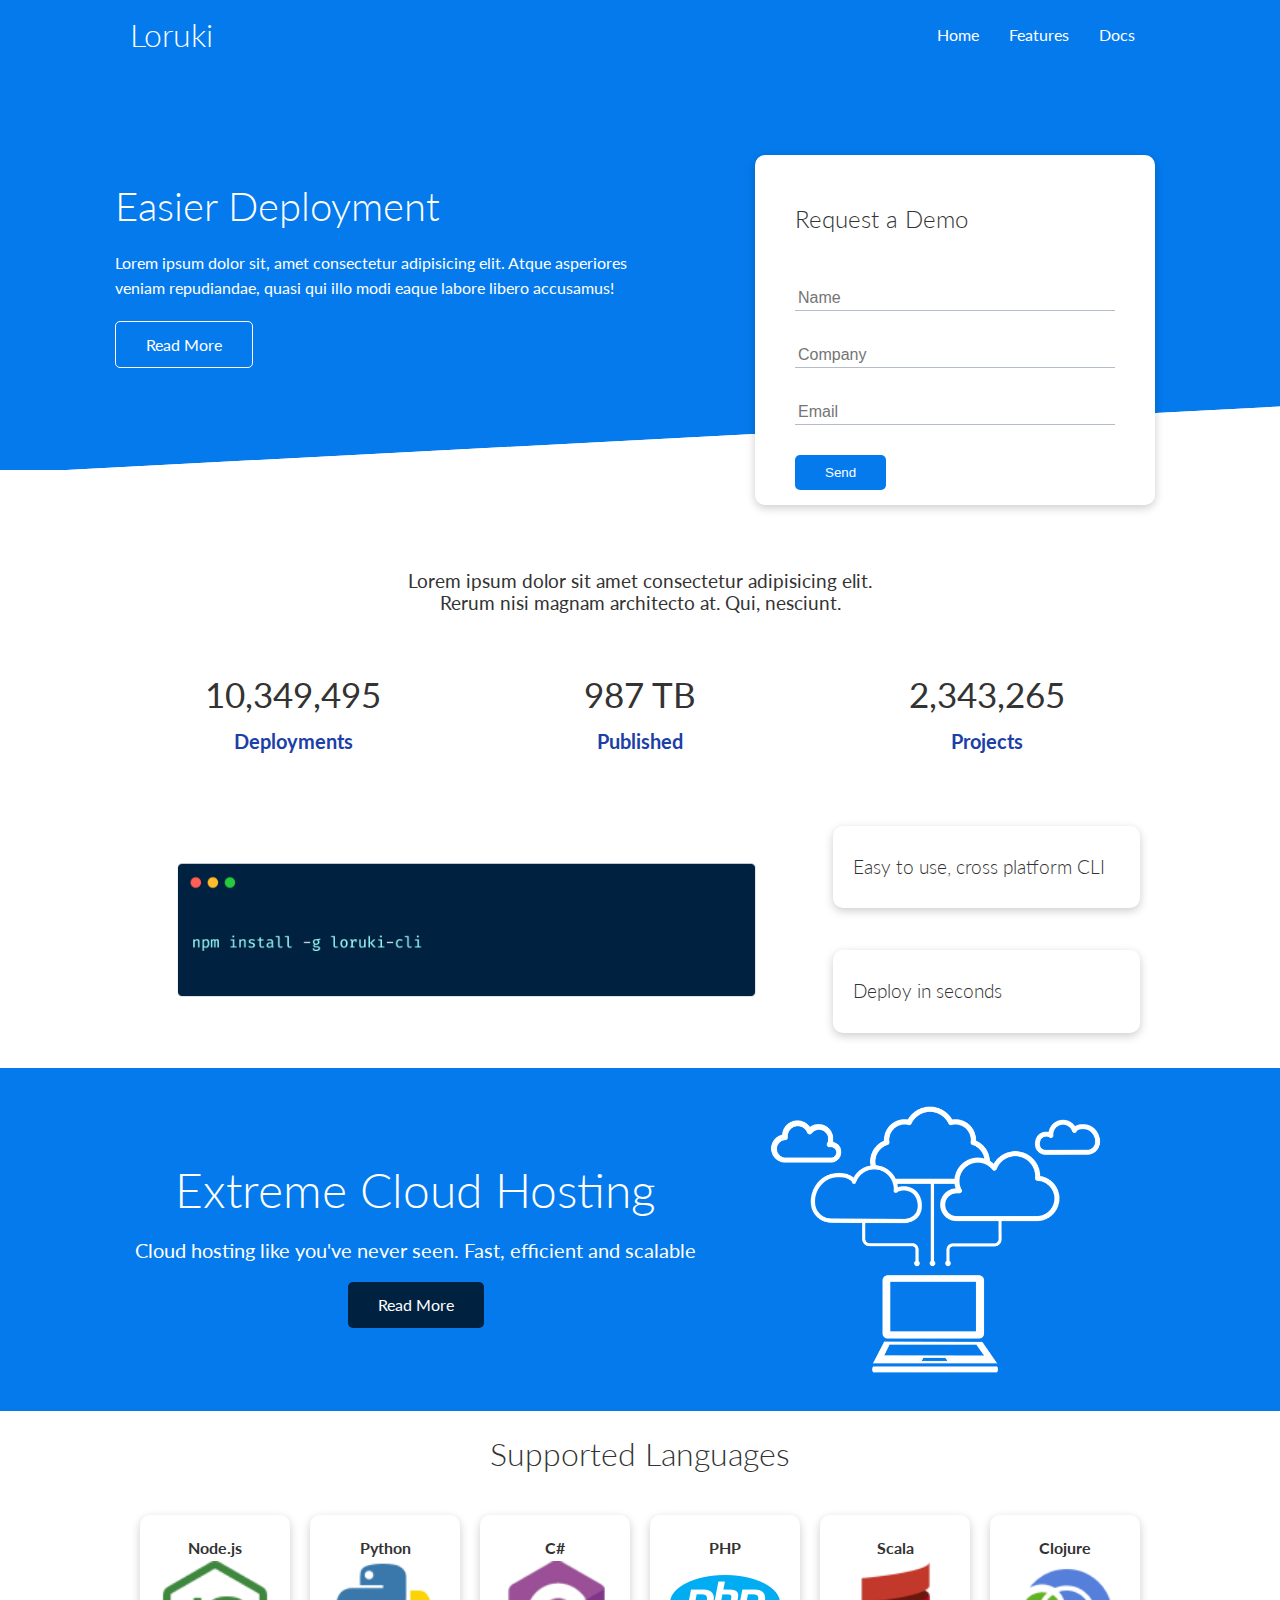
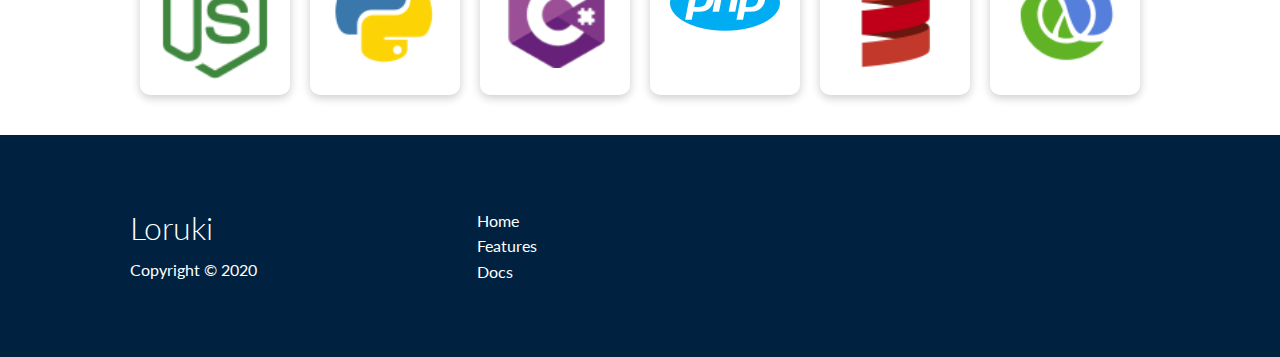
<file: index.html>
<!DOCTYPE html>
<html lang="en">
<head>
    <meta charset="UTF-8">
    <meta name="viewport" content="width=device-width, initial-scale=1.0">

    <!-- Font Awesome -->
    <link rel="stylesheet" href="https://use.fontawesome.com/releases/v5.15.1/css/all.css" integrity="sha384-vp86vTRFVJgpjF9jiIGPEEqYqlDwgyBgEF109VFjmqGmIY/Y4HV4d3Gp2irVfcrp" crossorigin="anonymous">

    <!-- CSS -->
    <link rel="stylesheet" href="assets/css/utilities.css">
    <link rel="stylesheet" href="assets/css/style.css">
    
    <title>Fake Cloud Site</title>
</head>
<body>
    <!-- Navbar -->
    <div class="navbar">
      <div class="container flex">
        <h1 class="logo">Loruki</h1>
        <nav>
          <ul>
            <li><a href="index.html">Home</a></li>
            <li><a href="features.html">Features</a></li>
            <li><a href="docs.html">Docs</a></li>
          </ul>
        </nav>
      </div>
    </div>


    <!-- Showcase -->
    <section class="showcase">
      <div class="container grid">
        <div class="showcase-text">
          <h1>Easier Deployment</h1>
          <p>Lorem ipsum dolor sit, amet consectetur adipisicing elit. Atque asperiores veniam repudiandae, quasi qui illo modi eaque labore libero accusamus!</p>
          <a href="features.html" class="btn btn-outline">Read More</a>
        </div>

        <div class="showcase-form card">
          <h2>Request a Demo</h2>
          <form name="contact" method="POST" netlify-honeypot="bot-field" data-netlify="true">
            <input type="hidden" name="form-name" value="contact">
            <p class="hidden">
              <label>Don’t fill this out if you’re human: <input name="bot-field" /></label>
            </p>
            <div class="form-control">
              <input type="text" name="name" placeholder="Name" required id="">
            </div>
            <div class="form-control">
              <input type="text" name="company" placeholder="Company" id="" required>
            </div>
            <div class="form-control">
              <input type="email" name="email" placeholder="Email" required id="">
            </div>
            <input type="submit" value="Send" class="btn btn-primary">
          </form>
        </div>
      </div>
    </section>

    <!-- Stats -->
    <section class="stats">
      <div class="container">
        <h3 class="stats-heading text-center my-1">Lorem ipsum dolor sit amet consectetur adipisicing elit. Rerum nisi magnam architecto at. Qui, nesciunt.</h3>

        <div class="grid grid-3 text-center my-4">
          <div>
            <i class="fas fa-server fa-3x"></i>
            <h3>10,349,495</h3>
            <p class="text-secondary">Deployments</p>
          </div>
          <div><i class="fas fa-upload fa-3x"></i>
            <h3>987 TB</h3>
            <p class="text-secondary">Published</p>
          </div>
          <div>
            <i class="fas fa-project-diagram fa-3x"></i>
            <h3>2,343,265</h3>
            <p class="text-secondary">Projects</p>
          </div>
        </div>
      </div>
    </section>


    <!-- Cli -->
    <section class="cli">
      <div class="container grid">
        <img src="assets/img/cli.png" alt="">
        <div class="card">
          <h3>Easy to use, cross platform CLI</h3>
        </div>
        <div class="card">
          <h3>Deploy in seconds</h3>
        </div>
      </div>
    </section>


    <!-- Cloud -->
    <section class="cloud bg-primary my-2 py-2">
      <div class="container grid">
        <div class="text-center">
          <h2 class="lg">
            Extreme Cloud Hosting
          </h2>
          <p class="lead my-1">Cloud hosting like you've never seen. Fast, efficient and scalable</p>
          <a href="features.html" class="btn btn-dark">Read More</a>
        </div>
        <img src="assets/img/cloud.png" alt="cloud">
      </div>
    </section>

    <!-- Languages -->
    <section class="languages">
      <h2 class="md text-center my-2">
        Supported Languages
      </h2>
      <div class="container flex">
        <div class="card">
          <h4>Node.js</h4>
          <img src="assets/img/logo/node.png" alt="node">
        </div>
        <div class="card">
          <h4>Python</h4>
          <img src="assets/img/logo/python.png" alt="pyth">
        </div>
        <div class="card">
          <h4>C#</h4>
          <img src="assets/img/logo/csharp.png" alt="csharp">
        </div>
        <div class="card">
          <h4>PHP</h4>
          <img src="assets/img/logo/php.png" alt="php">
        </div>
        <div class="card">
          <h4>Scala</h4>
          <img src="assets/img/logo/scala.png" alt="scala">
        </div>
        <div class="card">
          <h4>Clojure</h4>
          <img src="assets/img/logo/clojure.png" alt="clojure">
        </div>
      </div>
    </section>

    <!-- Footer -->
    <footer class="footer bg-dark py-5">
      <div class="container grid grid-3">
        <div>
          <h1>Loruki</h1>
          <p>Copyright &copy; 2020</p>
        </div>
        <nav>
          <ul>
            <li><a href="index.html">Home</a></li>
            <li><a href="features.html">Features</a></li>
            <li><a href="docs.html">Docs</a></li>
          </ul>
        </nav>
        <div class="social">
          <a href="#"><i class="fab fa-github fa-2x"></i></a>
          <a href="#"><i class="fab fa-facebook fa-2x"></i></a>
          <a href="#"><i class="fab fa-instagram fa-2x"></i></a>
          <a href="#"><i class="fab fa-twitter fa-2x"></i></a>
        </div>
      </div>
    </footer>

</body>
</html>
</file>
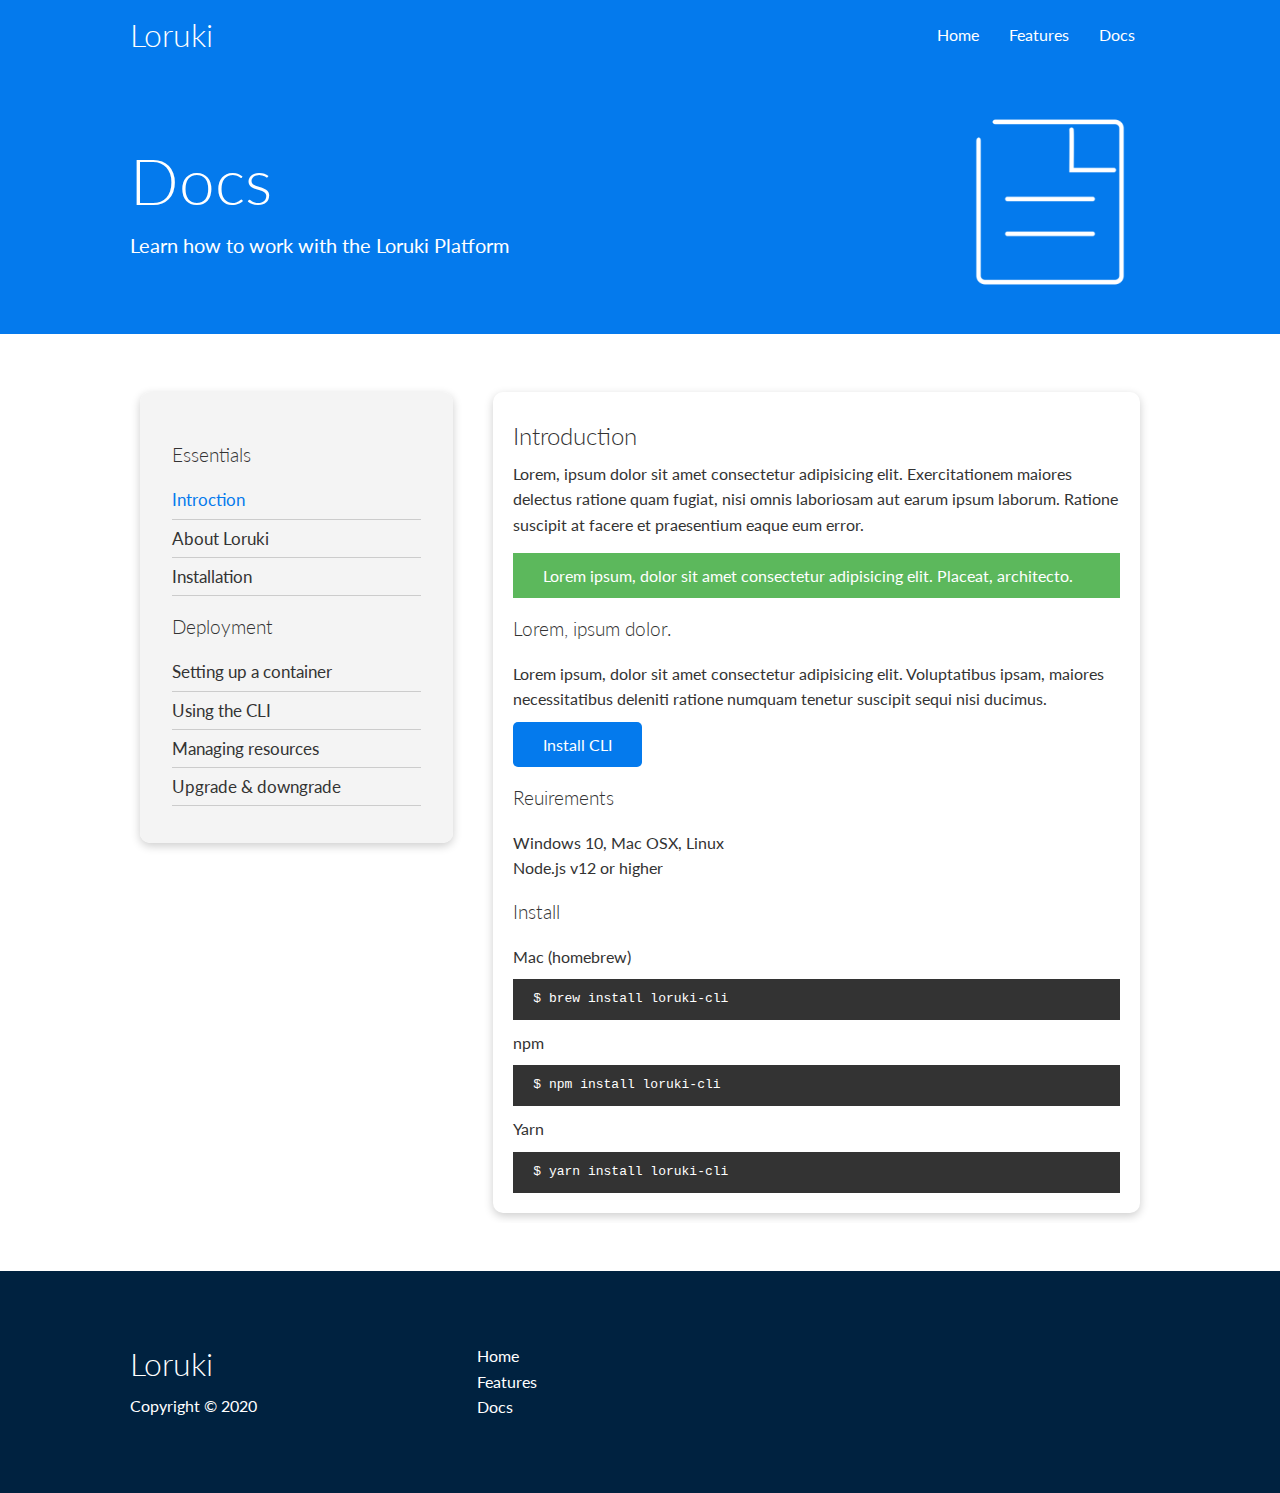
<file: docs.html>
<!DOCTYPE html>
<html lang="en">
<head>
    <meta charset="UTF-8">
    <meta name="viewport" content="width=device-width, initial-scale=1.0">

    <!-- Font Awesome -->
    <link rel="stylesheet" href="https://use.fontawesome.com/releases/v5.15.1/css/all.css" integrity="sha384-vp86vTRFVJgpjF9jiIGPEEqYqlDwgyBgEF109VFjmqGmIY/Y4HV4d3Gp2irVfcrp" crossorigin="anonymous">

    <!-- CSS -->
    <link rel="stylesheet" href="assets/css/utilities.css">
    <link rel="stylesheet" href="assets/css/style.css">
    
    <title>Fake Cloud Site</title>
</head>
<body>
    <!-- Navbar -->
    <div class="navbar">
      <div class="container flex">
        <h1 class="logo">Loruki</h1>
        <nav>
          <ul>
            <li><a href="index.html">Home</a></li>
            <li><a href="features.html">Features</a></li>
            <li><a href="docs.html">Docs</a></li>
          </ul>
        </nav>
      </div>
    </div>


    <!-- Head -->
    <section class="docs-head bg-primary py-3">
        <div class="container grid">
            <div>
                <h1 class="xl">Docs</h1>
                <p class="lead">Learn how to work with the Loruki Platform</p>
            </div>
            <img src="assets/img/docs.png" alt="server">
        </div>
    </section>

    <!-- Docs Main -->
    <section class="docs-main my-4">
        <div class="container grid">
            <div class="card bg-light p-3">
                <h3 class="my-2">Essentials</h3>
                <nav>
                    <ul>
                        <li><a href="#" class="text-primary">Introction</a></li>
                        <li><a href="#">About Loruki</a></li>
                        <li><a href="#">Installation</a></li>
                    </ul>
                </nav>
                <h3 class="my-2">Deployment</h3>
                <nav>
                    <ul>
                        <li><a href="#">Setting up a container</a></li>
                        <li><a href="#">Using the CLI</a></li>
                        <li><a href="#">Managing resources</a></li>
                        <li><a href="#">Upgrade & downgrade</a></li>
                    </ul>
                </nav>
            </div>
            <div class="card">
                <h2>Introduction</h2>
                <p>Lorem, ipsum dolor sit amet consectetur adipisicing elit. Exercitationem maiores delectus ratione quam fugiat, nisi omnis laboriosam aut earum ipsum laborum. Ratione suscipit at facere et praesentium eaque eum error.</p>
                <div class="alert alert-success">
                    <i class="fas fa-info"></i>
                    Lorem ipsum, dolor sit amet consectetur adipisicing elit. Placeat, architecto.
                </div>

                <h3>Lorem, ipsum dolor.</h3>
                <p>Lorem ipsum, dolor sit amet consectetur adipisicing elit. Voluptatibus ipsam, maiores necessitatibus deleniti ratione numquam tenetur suscipit sequi nisi ducimus.</p>
                <a href="#" class="btn btn-primary">Install CLI</a>

                <h3>Reuirements</h3>
                <ul>
                    <li>Windows 10, Mac OSX, Linux</li>
                    <li>Node.js v12 or higher</li>
                </ul>

                <h3>Install</h3>
                <p>Mac (homebrew)</p>
                <pre><code>$ brew install loruki-cli</code></pre>
                <p>npm</p>
                <pre><code>$ npm install loruki-cli</code></pre>
                <p>Yarn</p>
                <pre><code>$ yarn install loruki-cli</code></pre>


            </div>
        </div>
    </section>

   

    <!-- Footer -->
    <footer class="footer bg-dark py-5">
      <div class="container grid grid-3">
        <div>
          <h1>Loruki</h1>
          <p>Copyright &copy; 2020</p>
        </div>
        <nav>
          <ul>
            <li><a href="index.html">Home</a></li>
            <li><a href="features.html">Features</a></li>
            <li><a href="docs.html">Docs</a></li>
          </ul>
        </nav>
        <div class="social">
          <a href="#"><i class="fab fa-github fa-2x"></i></a>
          <a href="#"><i class="fab fa-facebook fa-2x"></i></a>
          <a href="#"><i class="fab fa-instagram fa-2x"></i></a>
          <a href="#"><i class="fab fa-twitter fa-2x"></i></a>
        </div>
      </div>
    </footer>

</body>
</html>
</file>
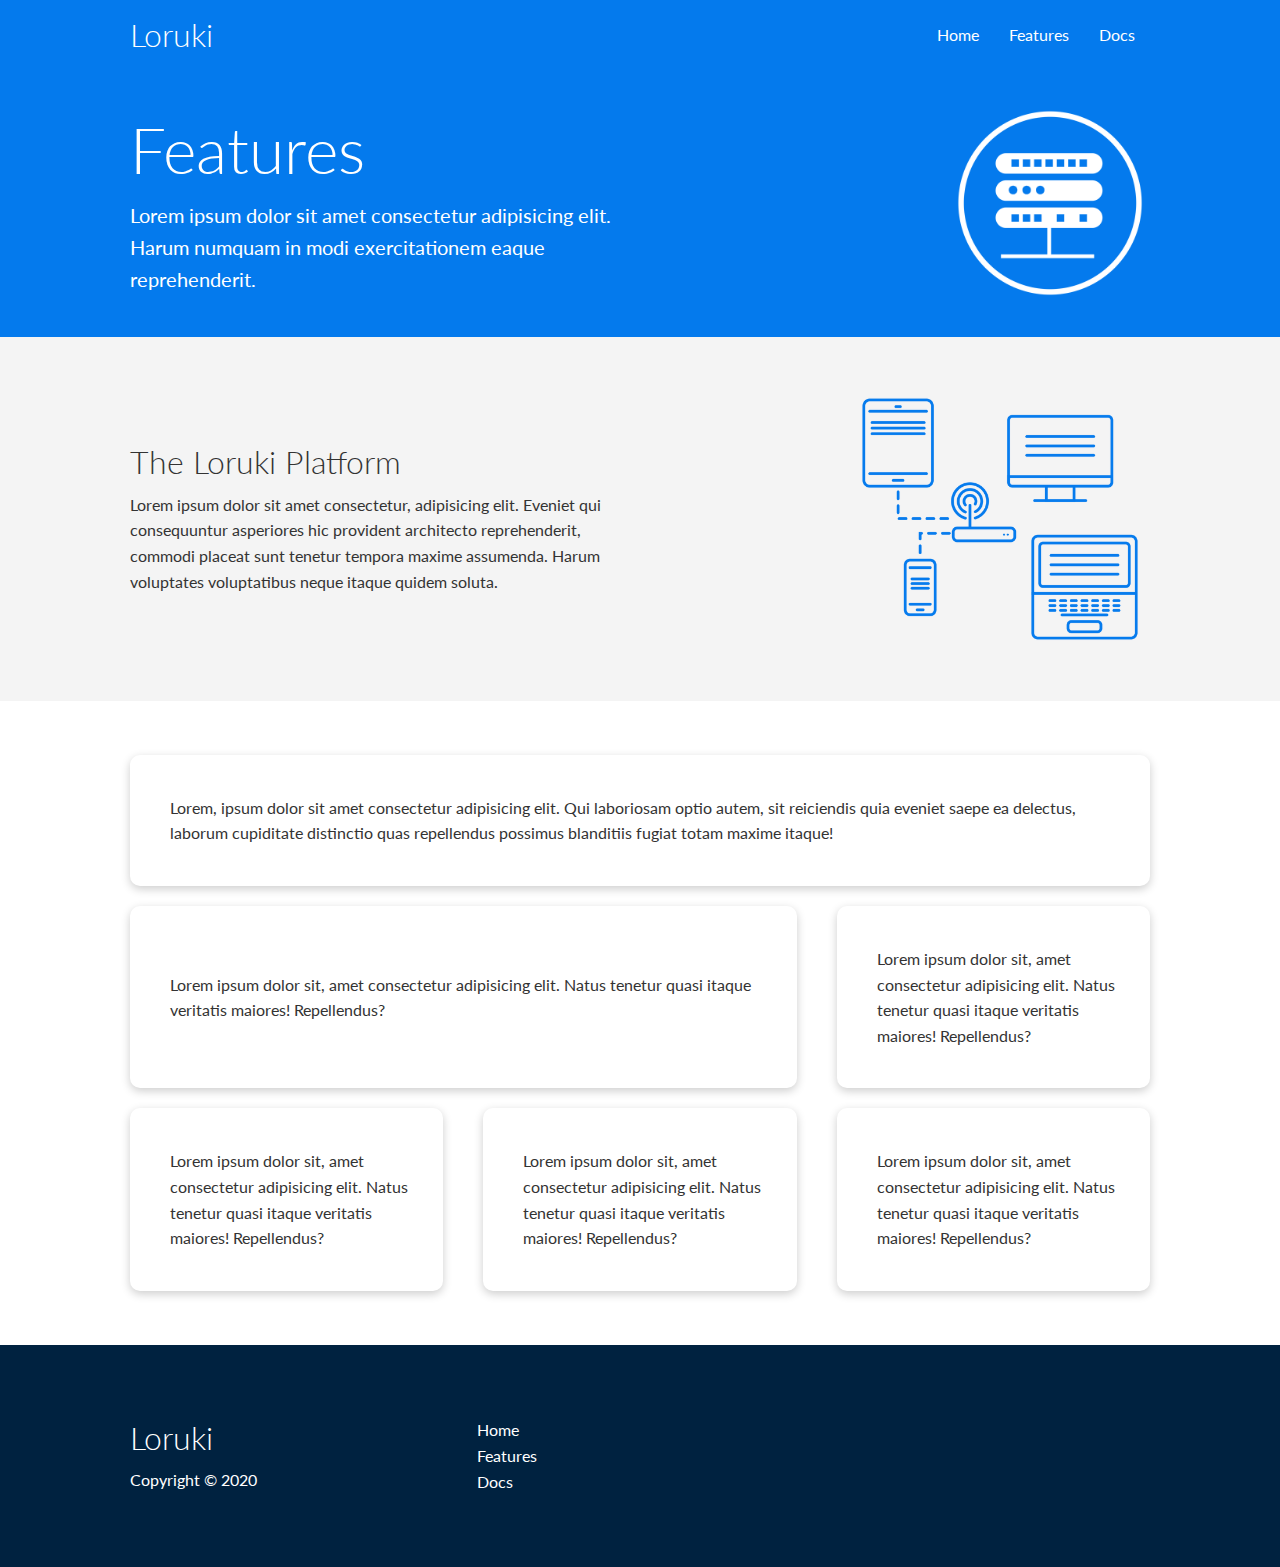
<file: features.html>
<!DOCTYPE html>
<html lang="en">
<head>
    <meta charset="UTF-8">
    <meta name="viewport" content="width=device-width, initial-scale=1.0">

    <!-- Font Awesome -->
    <link rel="stylesheet" href="https://use.fontawesome.com/releases/v5.15.1/css/all.css" integrity="sha384-vp86vTRFVJgpjF9jiIGPEEqYqlDwgyBgEF109VFjmqGmIY/Y4HV4d3Gp2irVfcrp" crossorigin="anonymous">

    <!-- CSS -->
    <link rel="stylesheet" href="assets/css/utilities.css">
    <link rel="stylesheet" href="assets/css/style.css">
    
    <title>Fake Cloud Site</title>
</head>
<body>
    <!-- Navbar -->
    <div class="navbar">
      <div class="container flex">
        <h1 class="logo">Loruki</h1>
        <nav>
          <ul>
            <li><a href="index.html">Home</a></li>
            <li><a href="features.html">Features</a></li>
            <li><a href="docs.html">Docs</a></li>
          </ul>
        </nav>
      </div>
    </div>


    <!-- Head -->
    <section class="features-head bg-primary py-3">
        <div class="container grid">
            <div>
                <h1 class="xl">Features</h1>
                <p class="lead">Lorem ipsum dolor sit amet consectetur adipisicing elit. Harum numquam in modi exercitationem eaque reprehenderit.</p>
            </div>
            <img src="assets/img/server.png" alt="server">
        </div>
    </section>

    <!-- Sub head -->
    <section class="features-sub-head bg-light py-3">
        <div class="container grid">
            <div>
                <h1 class="md">The Loruki Platform</h1>
                <p>Lorem ipsum dolor sit amet consectetur, adipisicing elit. Eveniet qui consequuntur asperiores hic provident architecto reprehenderit, commodi placeat sunt tenetur tempora maxime assumenda. Harum voluptates voluptatibus neque itaque quidem soluta.</p>
            </div>
            <img src="assets/img/server2.png" alt="server">
        </div>
    </section>

    <section class="features-main my-2">
        <div class="container grid grid-3">
            <div class="card flex">
                <i class="fas fa-server fa-3x"></i>
                <p>Lorem, ipsum dolor sit amet consectetur adipisicing elit. Qui laboriosam optio autem, sit reiciendis quia eveniet saepe ea delectus, laborum cupiditate distinctio quas repellendus possimus blanditiis fugiat totam maxime itaque!</p>
            </div>
            <div class="card flex">
                <i class="fas fa-laptop-code fa-3x"></i>
                <p>Lorem ipsum dolor sit, amet consectetur adipisicing elit. Natus tenetur quasi itaque veritatis maiores! Repellendus?</p>
            </div>
            <div class="card flex">
                <i class="fas fa-database fa-3x"></i>
                <p>Lorem ipsum dolor sit, amet consectetur adipisicing elit. Natus tenetur quasi itaque veritatis maiores! Repellendus?</p>
            </div>
            <div class="card flex">
                <i class="fas fa-power-off fa-3x"></i>
                <p>Lorem ipsum dolor sit, amet consectetur adipisicing elit. Natus tenetur quasi itaque veritatis maiores! Repellendus?</p>
            </div>
            <div class="card flex">
                <i class="fas fa-network-wired fa-3x"></i>
                <p>Lorem ipsum dolor sit, amet consectetur adipisicing elit. Natus tenetur quasi itaque veritatis maiores! Repellendus?</p>
            </div>
            <div class="card flex">
                <i class="fas fa-upload fa-3x"></i>
                <p>Lorem ipsum dolor sit, amet consectetur adipisicing elit. Natus tenetur quasi itaque veritatis maiores! Repellendus?</p>
            </div>
        </div>
    </section>


    <!-- Footer -->
    <footer class="footer bg-dark py-5">
      <div class="container grid grid-3">
        <div>
          <h1>Loruki</h1>
          <p>Copyright &copy; 2020</p>
        </div>
        <nav>
          <ul>
            <li><a href="index.html">Home</a></li>
            <li><a href="features.html">Features</a></li>
            <li><a href="docs.html">Docs</a></li>
          </ul>
        </nav>
        <div class="social">
          <a href="#"><i class="fab fa-github fa-2x"></i></a>
          <a href="#"><i class="fab fa-facebook fa-2x"></i></a>
          <a href="#"><i class="fab fa-instagram fa-2x"></i></a>
          <a href="#"><i class="fab fa-twitter fa-2x"></i></a>
        </div>
      </div>
    </footer>

</body>
</html>
</file>
<file: assets/css/utilities.css>
:root{
    --primary-color: #047aed;
    --secondary-color: #1c3fa8;
    --dark-color: #002240;
    --light-color : #f4f4f4f4;
    --success-color: #5cb85c;
    --danger-color: #d9534f;
}


/* Utilities */
.container {
    max-width: 1100px;
    margin: 0 auto;
    overflow: auto;
    padding: 0 40px;
}

.card{
    background-color: #fff;
    color: #333;
    border-radius: 10px;
    box-shadow: 0 3px 10px rgba(0, 0, 0, 0.2);
    padding: 20px;
    margin: 10px;
}

.btn{
    display: inline-block;
    padding: 10px 30px;
    cursor: pointer;
    background-color: var(--primary-color);
    color: #fff;
    border: none;
    border-radius: 5px;
}

.btn-outline{
    background-color: transparent;
    border: 1px solid #fff;
}

.btn:hover{
    transform: scale(.98);
}

/* Background & colored buttons */
.bg-primary,
.btn-primary {
    background-color: var(--primary-color);
    color: white;
}

.bg-secondary,
.btn-secondary {
    background-color: var(--secondary-color);
    color: white;
}

.bg-dark,
.btn-dark {
    background-color: var(--dark-color);
    color: white;
}

.bg-light,
.btn-light {
    background-color: var(--light-color);
    color: #333;
}

.bg-primary a,
.btn-primary a,
.bg-secondary a,
.btn-secondary a,
.bg-dark a,
.btn-dark a{
    color: #fff;
}

/* Text color */
.text-primary {
    color: var(--primary-color);
}

.text-secondary {
    color: var(--secondary-color);
}

.text-dark {
    color: var(--dark-color);
}

.text-light {
    color: var(--light-color);
}

/* Text-sizes */
.lead {
    font-size: 20px;
}

.sm {
    font-size: 1rem;
}

.md {
    font-size: 2rem;
}

.lg {
    font-size: 3rem;
}

.xl {
    font-size: 4rem;
}

.text-center {
    text-align: center;
}

/* Alert */
.alert {
    background-color: var(--light-color);
    padding: 10px 20px;
    font-weight: bold;
    margin: 15px 0;
}

.alert i {
    margin-right: 10px;
}

.alert-success {
    background-color: var(--success-color);
    color: #fff;
    font-weight: 400;
}

.alert-danger {
    background-color: var(--danger-color);
    color: #fff;
    font-weight: 400;
}

.flex {
    display: flex;
    height: 100%;
    justify-content: center;
    align-items: center;
}

.grid {
    display: grid;
    grid-template-columns: repeat(2, 1fr);
    gap: 20px;
    justify-content: center;
    align-items: center;
    height: 100%;
}

.grid-3 {
    grid-template-columns: repeat(3, 1fr);
}


/* Margin */

.my-1{
    margin: 1rem 0;
}

.my-2{
    margin: 1.5rem 0;
}

.my-3{
    margin: 2rem 0;
}

.my-4{
    margin: 3rem 0;
}

.my-5{
    margin: 4rem 0;
}


.m-1{
    margin: 1rem;
}

.m-2{
    margin: 1.5rem;
}

.m-3{
    margin: 2rem;
}

.m-4{
    margin: 3rem;
}

.m-5{
    margin: 4rem;
}


/* Padding */

.py-1{
    padding: 1rem 0;
}

.py-2{
    padding: 1.5rem 0;
}

.py-3{
    padding: 2rem 0;
}

.py-4{
    padding: 3rem 0;
}

.py-5{
    padding: 4rem 0;
}

.p-1{
    padding: 1rem;
}

.p-2{
    padding: 1.5rem;
}

.p-3{
    padding: 2rem;
}

.p-4{
    padding: 3rem;
}

.p-5{
    padding: 4rem;
}
</file>
<file: assets/css/style.css>
@import url('https://fonts.googleapis.com/css2?family=Lato:wght@100;300;400;700;900&display=swap');

/* font-family: 'Lato', sans-serif; */

:root{
    --primary-color: #047aed;
    --secondary-color: #1c3fa8;
    --dark-color: #002240;
    --light-color : #f4f4f4f4;
    --success-color: #5cb85c;
    --danger-color: #d9534f;
}

* {
    box-sizing: border-box;
    padding: 0;
    margin: 0;
}

body {
    font-family: 'Lato', sans-serif;
    color: #333;
    line-height: 1.6;
}

/* Navbar */

ul{
    list-style-type: none;
}

a{
    text-decoration: none;
    color: #333;
}

h1,
h2,
h3{
    font-weight: 300;
    line-height: 1.2;
    margin: 10px 0;
}

p{
    margin: 10px 0;
}

img{
    width: 100%;
}

code, pre {
    background: #333;
    color: #fff;
    padding: 10px;
}

.hidden {
    visibility: hidden;
    height: 0;
}

.navbar {
    background-color: var(--primary-color);
    color: white;
    height: 70px;
}

.navbar ul{
    display: flex;
}

.navbar a:hover{
    border-bottom: 2px #fff solid;
}

.navbar a{
    color: #fff;
    padding: 10px;
    margin: 0 5px;
}

.navbar .flex {
    justify-content: space-between;
}


/* Showcase */
.showcase {
    height: 400px;
    background-color: var(--primary-color);
    color: #fff;
    position: relative;
}

.showcase h1 {
    font-size: 40px;
}

.showcase p{
    margin: 20px 0;
}

.showcase .grid{
    grid-template-columns: 55% 45%;
    gap: 30px;
    overflow: visible;
}

.showcase-form{
    position: relative;
    top: 60px;
    height: 350px;
    width: 400px;
    padding: 40px;
    z-index: 100;
    justify-self: flex-end;
    animation: slideInFromRight 1s ease-in;
}

.showcase-form .form-control {
    margin: 30px 0;
}
.showcase-form input[type='text'],
.showcase-form input[type='email']{
    border: 0;
    border-bottom: 1px solid #b4becb;
    width: 100%;
    padding: 3px;
    font-size: 16px;
}

.showcase-form input:focus{
    outline: none;
}

.showcase::before,
.showcase::after{
    content: '';
    position: absolute;
    height: 100px;
    bottom: -70px;
    right: 0;
    left: 0;
    background: white;
    transform: skewY(-3deg);
    -webkit-transform: skewY(-3deg);
    -moz-transform: skewY(-3deg);
    -ms-transform: skewY(-3deg);
}

.showcase-text {
    animation: slideInFromLeft 1s ease-in;
}

/* Stats */
.stats {
    padding-top: 100px;
    animation: slideInFromBottom 1s ease-in;
}

.stats-heading{
    max-width: 500px;
    margin: 0 auto;
}

.stats h3{
    font-weight: 400;
}

.stats .grid h3{
    font-size: 35px;
    font-weight: 400;
}

.stats .grid p{
    font-size: 20px;
    font-weight: bold;
}


/* Cli */

.cli .grid{
    grid-template-columns: repeat(3, 1fr);
    grid-template-rows: repeat(2, 1fr);
}

.cli .grid > *:first-child {
    grid-column: 1 / span 2;
    grid-row: 1 / span 2;
}


/* Cloud */
.cloud .grid {
    grid-template-columns: 4fr 3fr;

}

/* Languages */

.languages .flex{
    flex-wrap: wrap;
}


.languages .card{
    text-align: center;
    margin: 18px 10px 40px;
    transition: transform 0.2s ease-in;
    height: 180px;
    width: 150px;
}

.languages .card .h4{
    font-size: 20px;
    margin-bottom: 20px !important;
}

.languages .card:hover{
    transform: translateY(-15px);
}

/* Features */
.features-head img,
.docs-head img{
    width: 200px;
    justify-self: flex-end;
}

.features-sub-head img {
    width: 300px;
    justify-self: flex-end;
}

.features-main .card > i {
    margin-right: 20px;
}

.features-main .grid {
    padding: 30px;
}

.features-main .grid > *:first-child {
    grid-column: 1 / span 3;
}

.features-main .grid > *:nth-child(2) {
    grid-column: 1 / span 2;
}


/* Docs */
.docs-main h3 {
    margin: 20px 0;
}

.docs-main .grid {
    grid-template-columns: 1fr 2fr;
    align-items: flex-start;
}

.docs-main nav li {
    font-size: 17px;
    padding-bottom: 5px;
    margin-bottom: 5px;
    border-bottom: 1px solid #ccc;
}

.docs-main a:hover{
    font-weight: bold;
}


/* Footer */

.footer .social a{
    margin: 0 10px;
}

/* Animation */
@keyframes slideInFromLeft{
    0% {
        transform: translateX(-100%);
    }

    100% {
        transform: translateX(0);
    }
}

@keyframes slideInFromRight{
    0% {
        transform: translateX(100%);
    }

    100% {
        transform: translateX(0);
    }
}

@keyframes slideInFromTop{
    0% {
        transform: translateY(-100%);
    }

    100% {
        transform: translateX(0);
    }
}

@keyframes slideInFromBottom{
    0% {
        transform: translateY(100%);
    }

    100% {
        transform: translateX(0);
    }
}



/* Tablest and Under */
@media(max-width: 768px){
    .grid,
    .showcase .grid,
    .stats .grid,
    .cli .grid,
    .cloud .grid,
    .features-main .grid,
    .docs-main .grid {
        grid-template-columns: 1fr;
        grid-template-rows: 1fr;
    }

    .showcase {
        height: auto;
    }

    .showcase-text {
        text-align: center;
        margin-top: 40px;
        animation: slideInFromTop 1s ease-in;
    }

    .showcase-form {
        justify-self: center;
        margin: auto;
        animation: slideInFromBottom 1s ease-in;
    }

    .cli .grid > *:first-child {
        grid-column: 1;
        grid-row: 1;
    }

    .features-head,
    .features-sub-head,
    .docs-head {
        text-align: center;
    }

    .features-head img,
    .features-sub-head img,
    .docs-head img{
        justify-self: center;
    }

    .features-main .grid > *:first-child,
    .features-main .grid > *:nth-child(2) {
        grid-column: 1;
    }
}

/* Mobile */
@media(max-width: 500px){
    .navbar {
        height: 110px;
        overflow: auto;
    }

    .navbar .flex {
        flex-direction: column;
    }

    .navbar ul {
        padding: 10px;
        background-color: rgba(0,0,0,0.1);
    }
}
</file>
